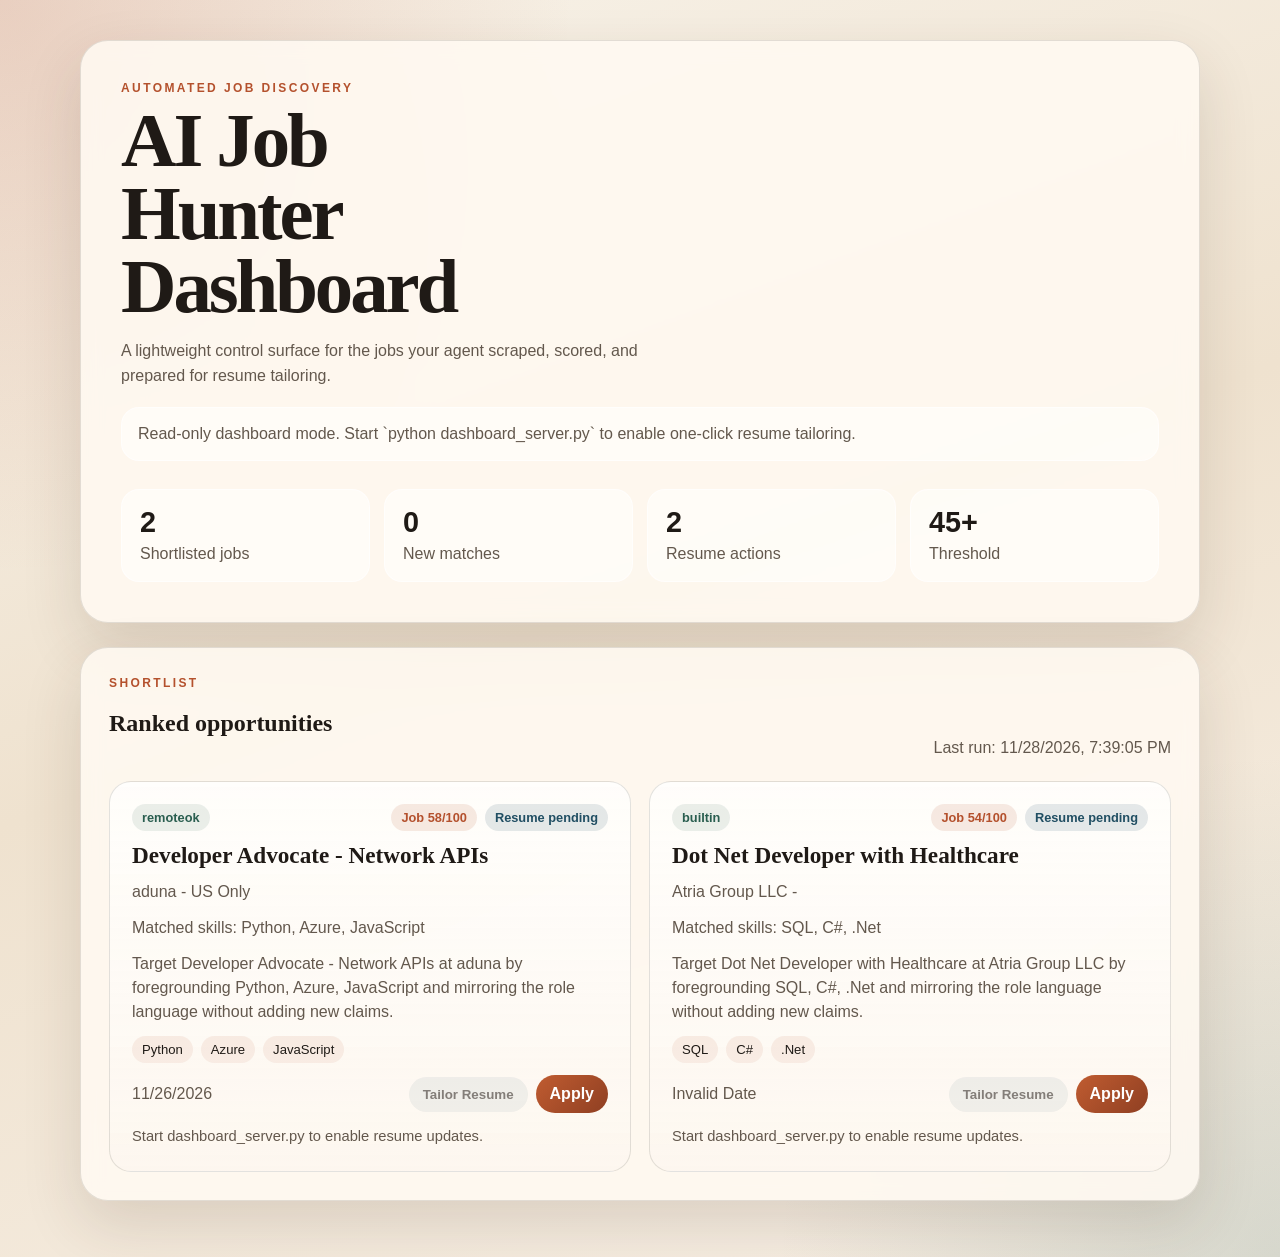
<file: dashboard/index.html>
<!DOCTYPE html>
<html lang="en">
<head>
  <meta charset="UTF-8">
  <meta name="viewport" content="width=device-width, initial-scale=1.0">
  <title>AI Job Hunter Dashboard</title>
  <link rel="stylesheet" href="styles.css">
</head>
<body>
  <div class="page-shell">
    <header class="hero">
      <p class="eyebrow">AUTOMATED JOB DISCOVERY</p>
      <h1>AI Job Hunter Dashboard</h1>
      <p class="hero-copy">
        A lightweight control surface for the jobs your agent scraped, scored, and prepared for resume tailoring.
      </p>
      <div class="dashboard-status" id="dashboard-status"></div>
      <div class="hero-stats" id="stats"></div>
    </header>

    <main>
      <section class="panel">
        <div class="section-head">
          <div>
            <p class="eyebrow">SHORTLIST</p>
            <h2>Ranked opportunities</h2>
          </div>
          <p class="muted" id="generated-at">Waiting for the first agent run.</p>
        </div>
        <div class="job-grid" id="job-grid"></div>
      </section>
    </main>
  </div>

  <template id="job-card-template">
    <article class="job-card">
      <div class="job-card-top">
        <span class="source-badge"></span>
        <div class="pill-row">
          <span class="score-pill"></span>
          <span class="resume-pill"></span>
        </div>
      </div>
      <h3 class="job-title"></h3>
      <p class="company-line"></p>
      <p class="reason-line"></p>
      <p class="tailor-line"></p>
      <div class="tag-list"></div>
      <div class="card-footer">
        <span class="location"></span>
        <div class="action-cluster">
          <button class="resume-button" type="button">Tailor Resume</button>
          <button class="download-button" type="button">Download</button>
          <a class="apply-link" target="_blank" rel="noreferrer">Apply</a>
        </div>
      </div>
      <p class="resume-status"></p>
    </article>
  </template>

  <script src="app.js"></script>
</body>
</html>
</file>
<file: dashboard/styles.css>
:root {
  --bg: #f4efe4;
  --panel: rgba(255, 250, 242, 0.88);
  --ink: #1f1a16;
  --muted: #63584d;
  --accent: #b4512d;
  --accent-soft: #f2c6a2;
  --border: rgba(31, 26, 22, 0.12);
  --shadow: 0 24px 60px rgba(65, 42, 25, 0.14);
}

* {
  box-sizing: border-box;
}

body {
  margin: 0;
  min-height: 100vh;
  color: var(--ink);
  font-family: "Trebuchet MS", "Segoe UI", sans-serif;
  background:
    radial-gradient(circle at top left, rgba(180, 81, 45, 0.22), transparent 32%),
    radial-gradient(circle at bottom right, rgba(85, 121, 108, 0.20), transparent 28%),
    linear-gradient(160deg, #f8f3ea 0%, #efe2cf 48%, #f7efe5 100%);
}

.page-shell {
  width: min(1120px, calc(100% - 32px));
  margin: 0 auto;
  padding: 40px 0 56px;
}

.hero,
.panel {
  background: var(--panel);
  backdrop-filter: blur(10px);
  border: 1px solid var(--border);
  border-radius: 28px;
  box-shadow: var(--shadow);
}

.hero {
  padding: 40px;
  margin-bottom: 24px;
}

.hero h1,
.section-head h2,
.job-title {
  font-family: "Palatino Linotype", Georgia, serif;
}

.hero h1 {
  margin: 10px 0 14px;
  font-size: clamp(2.4rem, 7vw, 4.8rem);
  line-height: 0.95;
  letter-spacing: -0.04em;
  max-width: 9ch;
}

.hero-copy {
  margin: 0;
  max-width: 64ch;
  color: var(--muted);
  line-height: 1.6;
}

.dashboard-status {
  margin-top: 18px;
  padding: 14px 16px;
  border-radius: 18px;
  background: rgba(255, 255, 255, 0.52);
  border: 1px solid rgba(255, 255, 255, 0.6);
  color: var(--muted);
  line-height: 1.5;
}

.eyebrow {
  margin: 0;
  color: var(--accent);
  letter-spacing: 0.2em;
  font-size: 0.75rem;
  font-weight: 700;
}

.hero-stats {
  display: grid;
  grid-template-columns: repeat(auto-fit, minmax(160px, 1fr));
  gap: 14px;
  margin-top: 28px;
}

.stat-card {
  padding: 18px;
  background: rgba(255, 255, 255, 0.52);
  border: 1px solid rgba(255, 255, 255, 0.6);
  border-radius: 18px;
}

.stat-card strong {
  display: block;
  font-size: 1.8rem;
  line-height: 1;
}

.stat-card span {
  display: block;
  margin-top: 8px;
  color: var(--muted);
}

.panel {
  padding: 28px;
}

.section-head {
  display: flex;
  align-items: end;
  justify-content: space-between;
  gap: 16px;
  margin-bottom: 24px;
}

.muted {
  margin: 0;
  color: var(--muted);
}

.job-grid {
  display: grid;
  grid-template-columns: repeat(auto-fit, minmax(280px, 1fr));
  gap: 18px;
}

.job-card {
  display: flex;
  flex-direction: column;
  gap: 12px;
  padding: 22px;
  border-radius: 22px;
  border: 1px solid var(--border);
  background:
    linear-gradient(180deg, rgba(255, 255, 255, 0.78), rgba(253, 247, 239, 0.92));
  transform: translateY(18px);
  opacity: 0;
  animation: rise 520ms ease forwards;
}

.job-card-top,
.card-footer {
  display: flex;
  align-items: center;
  justify-content: space-between;
  gap: 12px;
}

.pill-row,
.action-cluster {
  display: flex;
  align-items: center;
  gap: 8px;
}

.source-badge,
.score-pill,
.resume-pill,
.apply-link,
.tag,
.resume-button,
.download-button {
  border-radius: 999px;
}

.source-badge,
.score-pill,
.resume-pill {
  padding: 6px 10px;
  font-size: 0.8rem;
  font-weight: 700;
}

.source-badge {
  background: rgba(85, 121, 108, 0.12);
  color: #2a5e4f;
}

.score-pill {
  background: rgba(180, 81, 45, 0.12);
  color: var(--accent);
}

.resume-pill {
  background: rgba(33, 79, 99, 0.12);
  color: #214f63;
}

.job-title {
  margin: 0;
  font-size: 1.45rem;
  line-height: 1.1;
}

.company-line,
.reason-line,
.location,
.tailor-line,
.resume-status {
  margin: 0;
  color: var(--muted);
  line-height: 1.5;
}

.tag-list {
  display: flex;
  flex-wrap: wrap;
  gap: 8px;
}

.tag {
  padding: 6px 10px;
  background: rgba(180, 81, 45, 0.08);
  color: var(--ink);
  font-size: 0.82rem;
}

.apply-link {
  padding: 10px 14px;
  color: white;
  background: linear-gradient(135deg, #c05c31, #8f3f22);
  text-decoration: none;
  font-weight: 700;
}

.resume-button {
  border: 0;
  padding: 10px 14px;
  color: var(--ink);
  background: rgba(33, 79, 99, 0.12);
  font-weight: 700;
  cursor: pointer;
}

.resume-button:disabled {
  cursor: not-allowed;
  opacity: 0.55;
}

.download-button {
  border: 0;
  padding: 10px 14px;
  color: var(--ink);
  background: rgba(85, 121, 108, 0.15);
  font-weight: 700;
  cursor: pointer;
}

.resume-status {
  min-height: 24px;
  font-size: 0.92rem;
}

.empty-state {
  padding: 28px;
  border-radius: 18px;
  background: rgba(255, 255, 255, 0.58);
  color: var(--muted);
  border: 1px dashed var(--border);
}

@keyframes rise {
  to {
    transform: translateY(0);
    opacity: 1;
  }
}

/* --- Shared nav bar (auth-gated pages) --- */

.nav-bar {
  display: flex;
  align-items: center;
  justify-content: space-between;
  gap: 16px;
  padding: 16px 24px;
  margin-bottom: 24px;
  background: var(--panel);
  backdrop-filter: blur(10px);
  border: 1px solid var(--border);
  border-radius: 20px;
  box-shadow: var(--shadow);
}

.nav-brand {
  font-family: "Palatino Linotype", Georgia, serif;
  font-weight: 700;
  font-size: 1.1rem;
  color: var(--ink);
  text-decoration: none;
}

.nav-links {
  display: flex;
  align-items: center;
  gap: 18px;
}

.nav-links a {
  color: var(--muted);
  text-decoration: none;
  font-weight: 600;
  font-size: 0.92rem;
}

.nav-links a.active,
.nav-links a:hover {
  color: var(--accent);
}

.nav-signout {
  border: 0;
  padding: 8px 14px;
  border-radius: 999px;
  background: rgba(31, 26, 22, 0.08);
  color: var(--ink);
  font-weight: 700;
  cursor: pointer;
}

/* --- Forms (auth pages, manual tailor form) --- */

.form-panel {
  width: min(440px, 100%);
  margin: 0 auto;
}

.field {
  display: block;
  margin-bottom: 16px;
}

.field label {
  display: block;
  margin-bottom: 6px;
  font-size: 0.88rem;
  font-weight: 700;
  color: var(--ink);
}

.field input,
.field textarea {
  width: 100%;
  padding: 10px 12px;
  box-sizing: border-box;
  border: 1px solid var(--border);
  border-radius: 12px;
  background: rgba(255, 255, 255, 0.7);
  color: var(--ink);
  font: inherit;
}

.field textarea {
  min-height: 110px;
  resize: vertical;
}

.btn {
  border: 0;
  padding: 11px 18px;
  border-radius: 999px;
  font-weight: 700;
  cursor: pointer;
}

.btn-primary {
  color: white;
  background: linear-gradient(135deg, #c05c31, #8f3f22);
}

.btn-secondary {
  color: var(--ink);
  background: rgba(33, 79, 99, 0.12);
}

.btn:disabled {
  cursor: not-allowed;
  opacity: 0.55;
}

.form-error {
  color: #a0311b;
  font-size: 0.9rem;
  margin: 10px 0 0;
}

.form-links {
  margin-top: 18px;
  text-align: center;
  color: var(--muted);
}

.form-links a {
  color: var(--accent);
  font-weight: 700;
  text-decoration: none;
}

/* --- Preferences page --- */

.profile-fact {
  display: flex;
  justify-content: space-between;
  padding: 10px 0;
  border-bottom: 1px solid var(--border);
}

.profile-fact:last-child {
  border-bottom: none;
}

.version-row {
  display: flex;
  align-items: center;
  justify-content: space-between;
  gap: 12px;
  padding: 12px 0;
  border-bottom: 1px solid var(--border);
}

.version-row:last-child {
  border-bottom: none;
}

@media (max-width: 720px) {
  .nav-bar {
    flex-direction: column;
    align-items: start;
    gap: 12px;
  }
}

@media (max-width: 720px) {
  .page-shell {
    width: min(100% - 20px, 1120px);
    padding-top: 20px;
  }

  .hero,
  .panel {
    padding: 22px;
    border-radius: 22px;
  }

  .section-head {
    flex-direction: column;
    align-items: start;
  }

  .card-footer {
    flex-direction: column;
    align-items: start;
  }

  .action-cluster {
    width: 100%;
    justify-content: space-between;
  }
}
</file>
